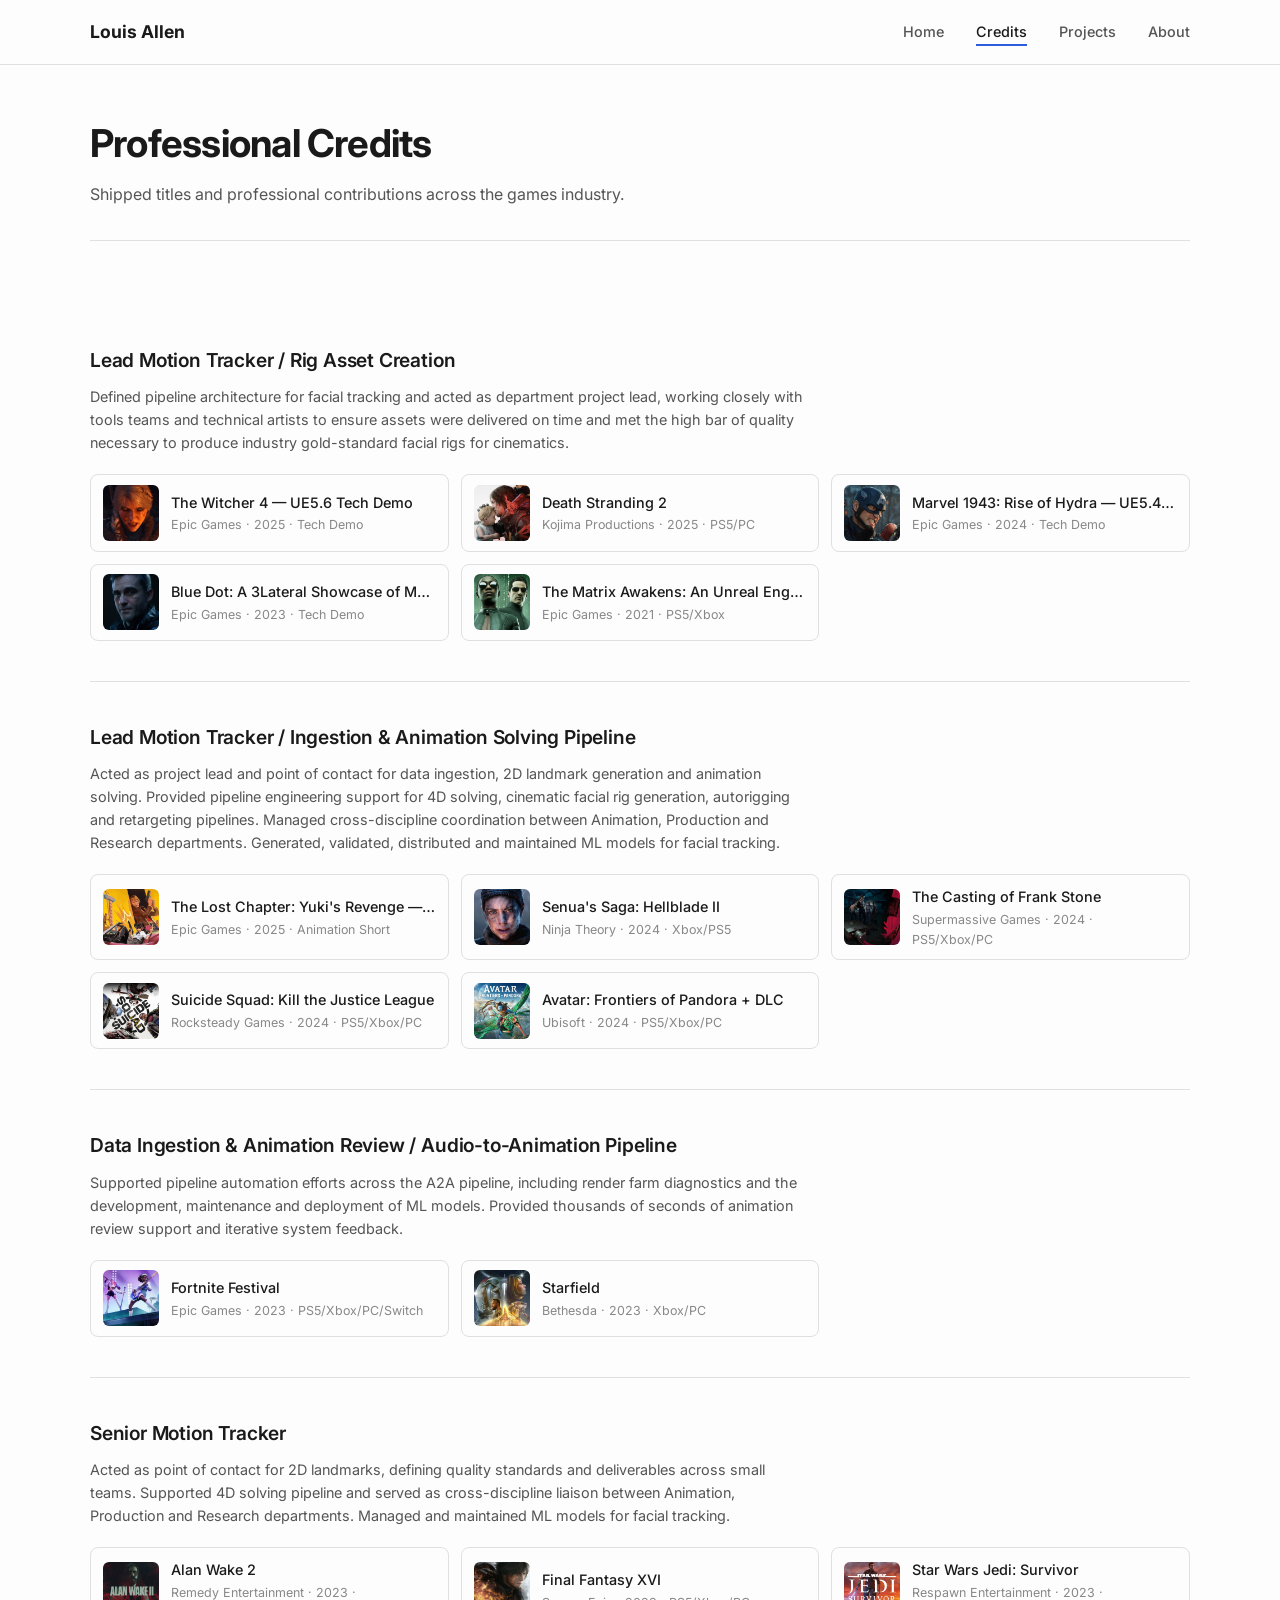
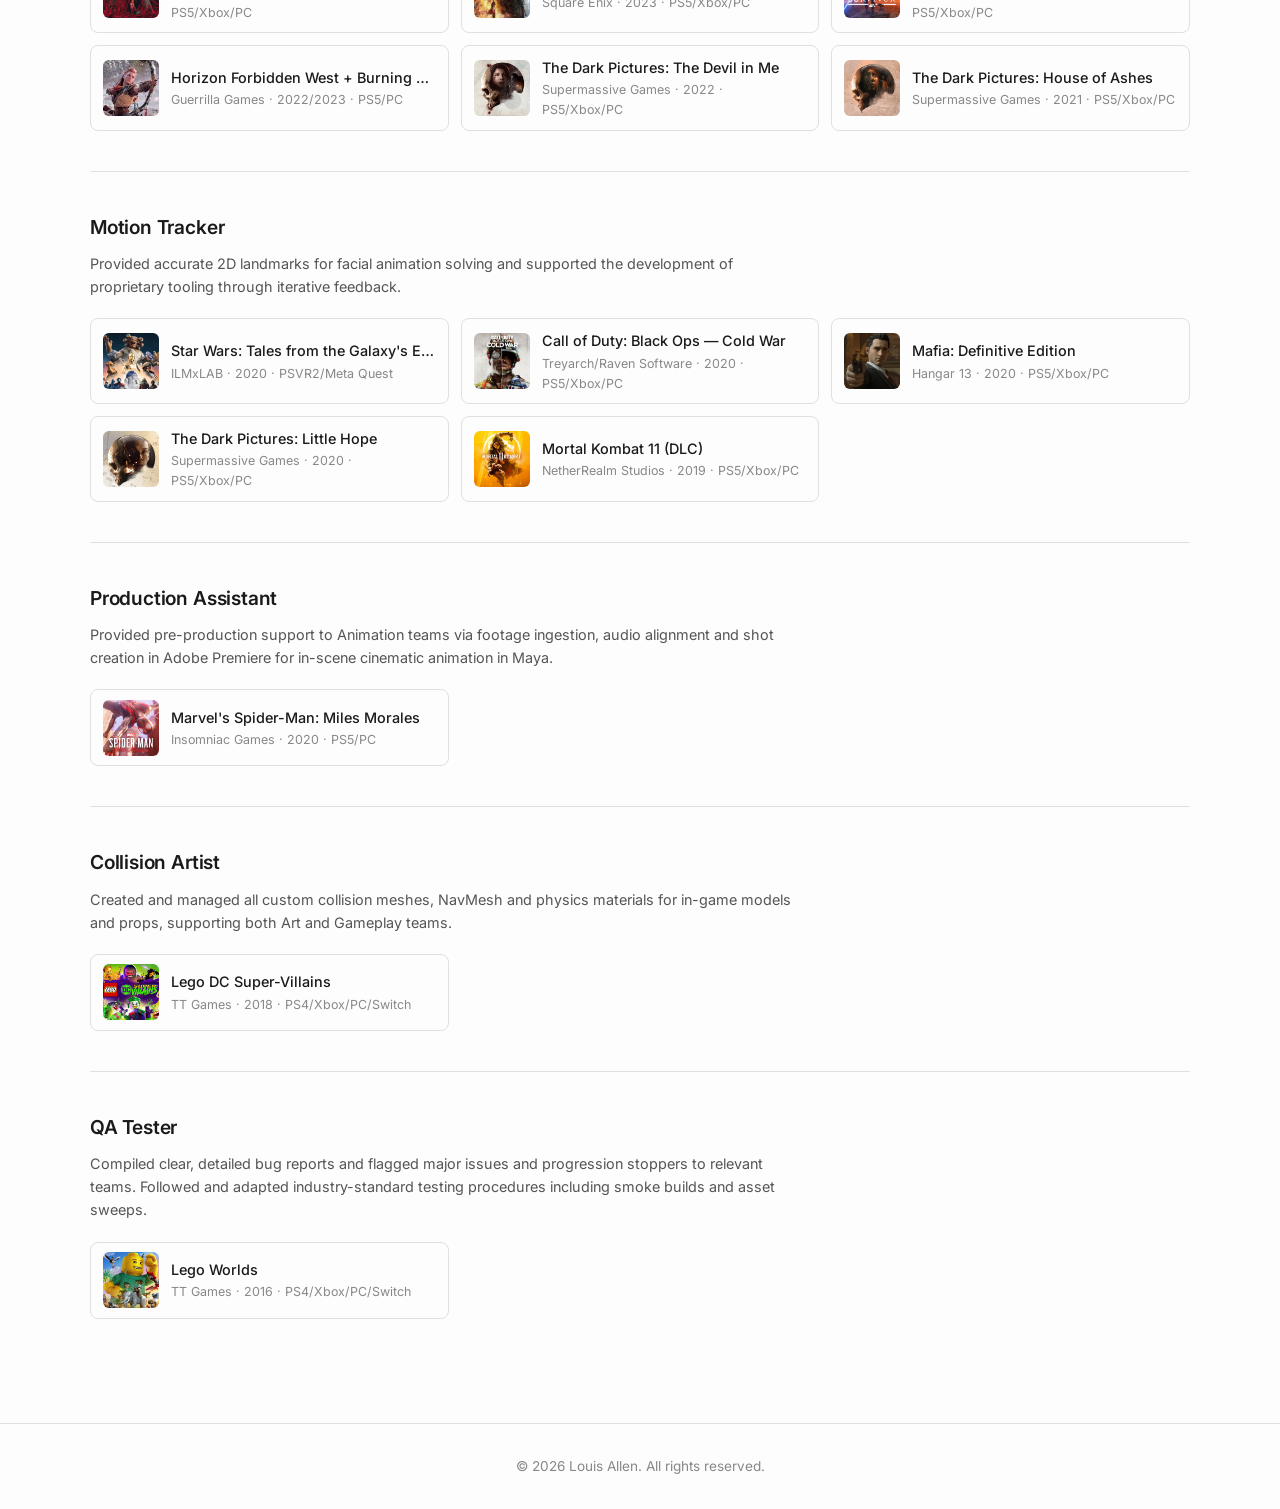
<file: credits.html>
<!DOCTYPE html>
<html lang="en">
<head>
  <meta charset="UTF-8">
  <meta name="viewport" content="width=device-width, initial-scale=1.0">
  <title>Credits — Louis Allen</title>
  <meta name="description" content="Professional credits and shipped titles from Louis Allen's career in game development and software engineering.">
  <link rel="preconnect" href="https://fonts.googleapis.com">
  <link rel="preconnect" href="https://fonts.gstatic.com" crossorigin>
  <link href="https://fonts.googleapis.com/css2?family=Inter:wght@400;500;600;700&display=swap" rel="stylesheet">
  <link rel="stylesheet" href="css/style.css">
</head>
<body>

  <!-- ===== HEADER ===== -->
  <header>
    <nav class="container">
      <a href="index.html" class="nav-logo">Louis Allen</a>
      <ul class="nav-links">
        <li><a href="index.html">Home</a></li>
        <li><a href="credits.html" class="active">Credits</a></li>
        <li><a href="projects.html">Projects</a></li>
        <li><a href="index.html#about">About</a></li>
      </ul>
      <button class="nav-toggle" aria-label="Toggle menu">
        <span></span><span></span><span></span>
      </button>
    </nav>
  </header>

  <main>
    <div class="page-header container">
      <h1>Professional Credits</h1>
      <p>Shipped titles and professional contributions across the games industry.</p>
    </div>

    <section class="container">

      <!-- ===== LEAD MOTION TRACKER / RIG ASSET CREATION ===== -->
      <div class="credits-group">
        <h2 class="credits-group-title">Lead Motion Tracker / Rig Asset Creation</h2>
        <p class="credits-group-desc">Defined pipeline architecture for facial tracking and acted as department project lead, working closely with tools teams and technical artists to ensure assets were delivered on time and met the high bar of quality necessary to produce industry gold-standard facial rigs for cinematics.</p>
        <ul class="credits-compact">
          <li>
            <div class="credit-thumb-sm"><img src="images/thumbnails/witcher-0.jpeg" alt="The Witcher 4"></div>
            <div class="credit-text">
              <span class="credit-title">The Witcher 4 &mdash; UE5.6 Tech Demo</span>
              <span class="credit-meta">Epic Games &middot; 2025 &middot; Tech Demo</span>
            </div>
          </li>
          <li>
            <div class="credit-thumb-sm"><img src="images/thumbnails/ds2-0.jpeg" alt="Death Stranding 2"></div>
            <div class="credit-text">
              <span class="credit-title">Death Stranding 2</span>
              <span class="credit-meta">Kojima Productions &middot; 2025 &middot; PS5/PC</span>
            </div>
          </li>
          <li>
            <div class="credit-thumb-sm"><img src="images/thumbnails/marvel_1943-0.jpeg" alt="Marvel 1943"></div>
            <div class="credit-text">
              <span class="credit-title">Marvel 1943: Rise of Hydra &mdash; UE5.4 Tech Demo</span>
              <span class="credit-meta">Epic Games &middot; 2024 &middot; Tech Demo</span>
            </div>
          </li>
          <li>
            <div class="credit-thumb-sm"><img src="images/thumbnails/bluedot-0.jpeg" alt="Blue Dot"></div>
            <div class="credit-text">
              <span class="credit-title">Blue Dot: A 3Lateral Showcase of MetaHuman Animator</span>
              <span class="credit-meta">Epic Games &middot; 2023 &middot; Tech Demo</span>
            </div>
          </li>
          <li>
            <div class="credit-thumb-sm"><img src="images/thumbnails/matrix-0.jpeg" alt="The Matrix Awakens"></div>
            <div class="credit-text">
              <span class="credit-title">The Matrix Awakens: An Unreal Engine 5 Experience</span>
              <span class="credit-meta">Epic Games &middot; 2021 &middot; PS5/Xbox</span>
            </div>
          </li>
        </ul>
      </div>

      <!-- ===== LEAD MOTION TRACKER / INGESTION AND ANIMATION SOLVING ===== -->
      <div class="credits-group">
        <h2 class="credits-group-title">Lead Motion Tracker / Ingestion &amp; Animation Solving Pipeline</h2>
        <p class="credits-group-desc">Acted as project lead and point of contact for data ingestion, 2D landmark generation and animation solving. Provided pipeline engineering support for 4D solving, cinematic facial rig generation, autorigging and retargeting pipelines. Managed cross-discipline coordination between Animation, Production and Research departments. Generated, validated, distributed and maintained ML models for facial tracking.</p>
        <ul class="credits-compact">
          <li>
            <div class="credit-thumb-sm"><img src="images/thumbnails/yuki-0.jpeg" alt="Yuki's Revenge"></div>
            <div class="credit-text">
              <span class="credit-title">The Lost Chapter: Yuki's Revenge &mdash; Fortnite x Kill Bill</span>
              <span class="credit-meta">Epic Games &middot; 2025 &middot; Animation Short</span>
            </div>
          </li>
          <li>
            <div class="credit-thumb-sm"><img src="images/thumbnails/senua-0.jpeg" alt="Hellblade II"></div>
            <div class="credit-text">
              <span class="credit-title">Senua's Saga: Hellblade II</span>
              <span class="credit-meta">Ninja Theory &middot; 2024 &middot; Xbox/PS5</span>
            </div>
          </li>
          <li>
            <div class="credit-thumb-sm"><img src="images/thumbnails/frank_stone-0.jpeg" alt="The Casting of Frank Stone"></div>
            <div class="credit-text">
              <span class="credit-title">The Casting of Frank Stone</span>
              <span class="credit-meta">Supermassive Games &middot; 2024 &middot; PS5/Xbox/PC</span>
            </div>
          </li>
          <li>
            <div class="credit-thumb-sm"><img src="images/thumbnails/suicide_squad-0.jpeg" alt="Suicide Squad"></div>
            <div class="credit-text">
              <span class="credit-title">Suicide Squad: Kill the Justice League</span>
              <span class="credit-meta">Rocksteady Games &middot; 2024 &middot; PS5/Xbox/PC</span>
            </div>
          </li>
          <li>
            <div class="credit-thumb-sm"><img src="images/thumbnails/avatar-0.jpeg" alt="Avatar: Frontiers of Pandora"></div>
            <div class="credit-text">
              <span class="credit-title">Avatar: Frontiers of Pandora + DLC</span>
              <span class="credit-meta">Ubisoft &middot; 2024 &middot; PS5/Xbox/PC</span>
            </div>
          </li>
        </ul>
      </div>

      <!-- ===== DATA INGESTION / A2A PIPELINE ===== -->
      <div class="credits-group">
        <h2 class="credits-group-title">Data Ingestion &amp; Animation Review / Audio-to-Animation Pipeline</h2>
        <p class="credits-group-desc">Supported pipeline automation efforts across the A2A pipeline, including render farm diagnostics and the development, maintenance and deployment of ML models. Provided thousands of seconds of animation review support and iterative system feedback.</p>
        <ul class="credits-compact">
          <li>
            <div class="credit-thumb-sm"><img src="images/thumbnails/fortnite_festival-0.jpeg" alt="Fortnite Festival"></div>
            <div class="credit-text">
              <span class="credit-title">Fortnite Festival</span>
              <span class="credit-meta">Epic Games &middot; 2023 &middot; PS5/Xbox/PC/Switch</span>
            </div>
          </li>
          <li>
            <div class="credit-thumb-sm"><img src="images/thumbnails/starfield-0.jpeg" alt="Starfield"></div>
            <div class="credit-text">
              <span class="credit-title">Starfield</span>
              <span class="credit-meta">Bethesda &middot; 2023 &middot; Xbox/PC</span>
            </div>
          </li>
        </ul>
      </div>

      <!-- ===== SENIOR MOTION TRACKER ===== -->
      <div class="credits-group">
        <h2 class="credits-group-title">Senior Motion Tracker</h2>
        <p class="credits-group-desc">Acted as point of contact for 2D landmarks, defining quality standards and deliverables across small teams. Supported 4D solving pipeline and served as cross-discipline liaison between Animation, Production and Research departments. Managed and maintained ML models for facial tracking.</p>
        <ul class="credits-compact">
          <li>
            <div class="credit-thumb-sm"><img src="images/thumbnails/alanwake-0.jpeg" alt="Alan Wake 2"></div>
            <div class="credit-text">
              <span class="credit-title">Alan Wake 2</span>
              <span class="credit-meta">Remedy Entertainment &middot; 2023 &middot; PS5/Xbox/PC</span>
            </div>
          </li>
          <li>
            <div class="credit-thumb-sm"><img src="images/thumbnails/ff16-0.jpeg" alt="Final Fantasy XVI"></div>
            <div class="credit-text">
              <span class="credit-title">Final Fantasy XVI</span>
              <span class="credit-meta">Square Enix &middot; 2023 &middot; PS5/Xbox/PC</span>
            </div>
          </li>
          <li>
            <div class="credit-thumb-sm"><img src="images/thumbnails/jedi-0.jpeg" alt="Star Wars Jedi: Survivor"></div>
            <div class="credit-text">
              <span class="credit-title">Star Wars Jedi: Survivor</span>
              <span class="credit-meta">Respawn Entertainment &middot; 2023 &middot; PS5/Xbox/PC</span>
            </div>
          </li>
          <li>
            <div class="credit-thumb-sm"><img src="images/thumbnails/horizon-0.jpeg" alt="Horizon Forbidden West"></div>
            <div class="credit-text">
              <span class="credit-title">Horizon Forbidden West + Burning Shores DLC</span>
              <span class="credit-meta">Guerrilla Games &middot; 2022/2023 &middot; PS5/PC</span>
            </div>
          </li>
          <li>
            <div class="credit-thumb-sm"><img src="images/thumbnails/devil_in_me-0.jpeg" alt="The Devil in Me"></div>
            <div class="credit-text">
              <span class="credit-title">The Dark Pictures: The Devil in Me</span>
              <span class="credit-meta">Supermassive Games &middot; 2022 &middot; PS5/Xbox/PC</span>
            </div>
          </li>
          <li>
            <div class="credit-thumb-sm"><img src="images/thumbnails/house_of_ashes-0.jpeg" alt="House of Ashes"></div>
            <div class="credit-text">
              <span class="credit-title">The Dark Pictures: House of Ashes</span>
              <span class="credit-meta">Supermassive Games &middot; 2021 &middot; PS5/Xbox/PC</span>
            </div>
          </li>
        </ul>
      </div>

      <!-- ===== MOTION TRACKER ===== -->
      <div class="credits-group">
        <h2 class="credits-group-title">Motion Tracker</h2>
        <p class="credits-group-desc">Provided accurate 2D landmarks for facial animation solving and supported the development of proprietary tooling through iterative feedback.</p>
        <ul class="credits-compact">
          <li>
            <div class="credit-thumb-sm"><img src="images/thumbnails/tales_from_galaxy-0.jpeg" alt="Star Wars: Tales from the Galaxy's Edge"></div>
            <div class="credit-text">
              <span class="credit-title">Star Wars: Tales from the Galaxy's Edge</span>
              <span class="credit-meta">ILMxLAB &middot; 2020 &middot; PSVR2/Meta Quest</span>
            </div>
          </li>
          <li>
            <div class="credit-thumb-sm"><img src="images/thumbnails/COD_cold_war-0.jpeg" alt="Call of Duty: Black Ops Cold War"></div>
            <div class="credit-text">
              <span class="credit-title">Call of Duty: Black Ops &mdash; Cold War</span>
              <span class="credit-meta">Treyarch/Raven Software &middot; 2020 &middot; PS5/Xbox/PC</span>
            </div>
          </li>
          <li>
            <div class="credit-thumb-sm"><img src="images/thumbnails/mafia-0.jpeg" alt="Mafia: Definitive Edition"></div>
            <div class="credit-text">
              <span class="credit-title">Mafia: Definitive Edition</span>
              <span class="credit-meta">Hangar 13 &middot; 2020 &middot; PS5/Xbox/PC</span>
            </div>
          </li>
          <li>
            <div class="credit-thumb-sm"><img src="images/thumbnails/little_hope-0.jpeg" alt="The Dark Pictures: Little Hope"></div>
            <div class="credit-text">
              <span class="credit-title">The Dark Pictures: Little Hope</span>
              <span class="credit-meta">Supermassive Games &middot; 2020 &middot; PS5/Xbox/PC</span>
            </div>
          </li>
          <li>
            <div class="credit-thumb-sm"><img src="images/thumbnails/mk11-0.jpeg" alt="Mortal Kombat 11"></div>
            <div class="credit-text">
              <span class="credit-title">Mortal Kombat 11 (DLC)</span>
              <span class="credit-meta">NetherRealm Studios &middot; 2019 &middot; PS5/Xbox/PC</span>
            </div>
          </li>
        </ul>
      </div>

      <!-- ===== PRODUCTION ASSISTANT ===== -->
      <div class="credits-group">
        <h2 class="credits-group-title">Production Assistant</h2>
        <p class="credits-group-desc">Provided pre-production support to Animation teams via footage ingestion, audio alignment and shot creation in Adobe Premiere for in-scene cinematic animation in Maya.</p>
        <ul class="credits-compact">
          <li>
            <div class="credit-thumb-sm"><img src="images/thumbnails/miles morales-thumbnail.jpg" alt="Spider-Man: Miles Morales"></div>
            <div class="credit-text">
              <span class="credit-title">Marvel's Spider-Man: Miles Morales</span>
              <span class="credit-meta">Insomniac Games &middot; 2020 &middot; PS5/PC</span>
            </div>
          </li>
        </ul>
      </div>

      <!-- ===== COLLISION ARTIST ===== -->
      <div class="credits-group">
        <h2 class="credits-group-title">Collision Artist</h2>
        <p class="credits-group-desc">Created and managed all custom collision meshes, NavMesh and physics materials for in-game models and props, supporting both Art and Gameplay teams.</p>
        <ul class="credits-compact">
          <li>
            <div class="credit-thumb-sm"><img src="images/thumbnails/lego_dc-0.jpeg" alt="Lego DC Super-Villains"></div>
            <div class="credit-text">
              <span class="credit-title">Lego DC Super-Villains</span>
              <span class="credit-meta">TT Games &middot; 2018 &middot; PS4/Xbox/PC/Switch</span>
            </div>
          </li>
        </ul>
      </div>

      <!-- ===== QA TESTER ===== -->
      <div class="credits-group">
        <h2 class="credits-group-title">QA Tester</h2>
        <p class="credits-group-desc">Compiled clear, detailed bug reports and flagged major issues and progression stoppers to relevant teams. Followed and adapted industry-standard testing procedures including smoke builds and asset sweeps.</p>
        <ul class="credits-compact">
          <li>
            <div class="credit-thumb-sm"><img src="images/thumbnails/lego_worlds-0.jpeg" alt="Lego Worlds"></div>
            <div class="credit-text">
              <span class="credit-title">Lego Worlds</span>
              <span class="credit-meta">TT Games &middot; 2016 &middot; PS4/Xbox/PC/Switch</span>
            </div>
          </li>
        </ul>
      </div>

    </section>
  </main>

  <footer>
    <div class="container">
      <p>&copy; 2026 Louis Allen. All rights reserved.</p>
    </div>
  </footer>

  <script src="js/main.js"></script>
</body>
</html>
</file>
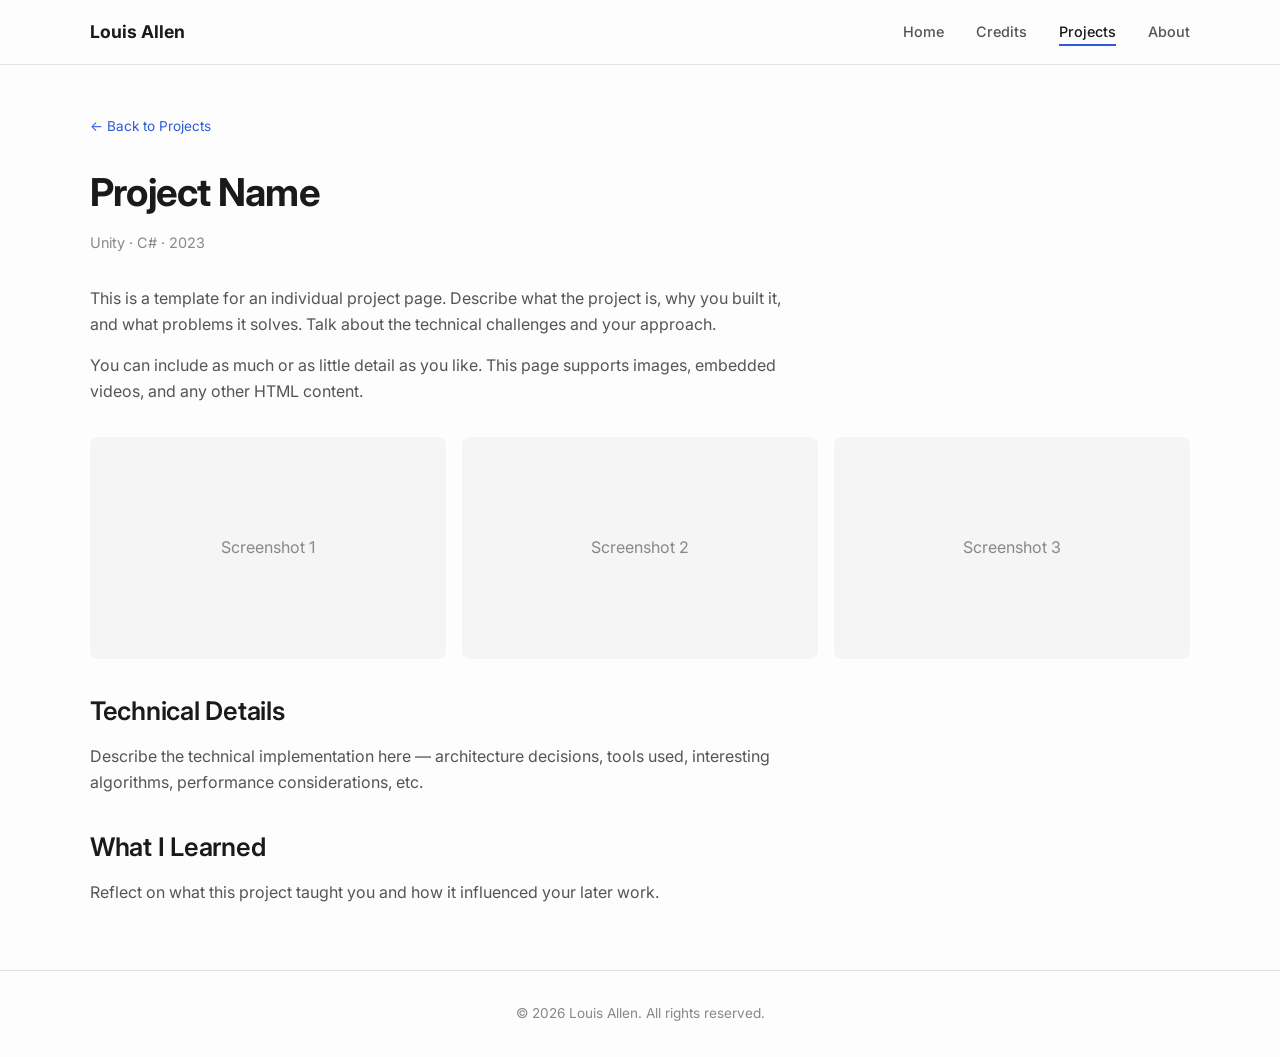
<file: project-detail.html>
<!DOCTYPE html>
<html lang="en">
<head>
  <meta charset="UTF-8">
  <meta name="viewport" content="width=device-width, initial-scale=1.0">
  <title>Project Name — Louis Allen</title>
  <link rel="preconnect" href="https://fonts.googleapis.com">
  <link rel="preconnect" href="https://fonts.gstatic.com" crossorigin>
  <link href="https://fonts.googleapis.com/css2?family=Inter:wght@400;500;600;700&display=swap" rel="stylesheet">
  <link rel="stylesheet" href="css/style.css">
</head>
<body>

  <header>
    <nav class="container">
      <a href="index.html" class="nav-logo">Louis Allen</a>
      <ul class="nav-links">
        <li><a href="index.html">Home</a></li>
        <li><a href="credits.html">Credits</a></li>
        <li><a href="projects.html" class="active">Projects</a></li>
        <li><a href="index.html#about">About</a></li>
      </ul>
      <button class="nav-toggle" aria-label="Toggle menu">
        <span></span><span></span><span></span>
      </button>
    </nav>
  </header>

  <main>
    <section class="project-detail container">
      <a href="projects.html" style="font-size:0.85rem; margin-bottom:1.5rem; display:inline-block;">&larr; Back to Projects</a>
      <h1>Project Name</h1>
      <div class="project-meta">
        <span>Unity &middot; C# &middot; 2023</span>
      </div>

      <div class="content">
        <p>This is a template for an individual project page. Describe what the project is, why you built it, and what problems it solves. Talk about the technical challenges and your approach.</p>

        <p>You can include as much or as little detail as you like. This page supports images, embedded videos, and any other HTML content.</p>

        <!-- Embed a video if relevant -->
        <!--
        <div class="video-wrapper" style="margin: 2rem 0;">
          <iframe src="https://www.youtube.com/embed/YOUR_VIDEO_ID" title="Project Demo" allowfullscreen></iframe>
        </div>
        -->
      </div>

      <!-- Project image gallery -->
      <div class="project-gallery">
        <div style="aspect-ratio:16/10; background:var(--bg-alt); border-radius:var(--radius); display:flex; align-items:center; justify-content:center; color:var(--text-light);">Screenshot 1</div>
        <div style="aspect-ratio:16/10; background:var(--bg-alt); border-radius:var(--radius); display:flex; align-items:center; justify-content:center; color:var(--text-light);">Screenshot 2</div>
        <div style="aspect-ratio:16/10; background:var(--bg-alt); border-radius:var(--radius); display:flex; align-items:center; justify-content:center; color:var(--text-light);">Screenshot 3</div>
      </div>

      <div class="content">
        <h2 style="margin: 2rem 0 0.75rem;">Technical Details</h2>
        <p>Describe the technical implementation here — architecture decisions, tools used, interesting algorithms, performance considerations, etc.</p>

        <h2 style="margin: 2rem 0 0.75rem;">What I Learned</h2>
        <p>Reflect on what this project taught you and how it influenced your later work.</p>
      </div>
    </section>
  </main>

  <footer>
    <div class="container">
      <p>&copy; 2026 Louis Allen. All rights reserved.</p>
    </div>
  </footer>

  <script src="js/main.js"></script>
</body>
</html>
</file>
<file: css/style.css>
/* ===== RESET & BASE ===== */
*, *::before, *::after {
  margin: 0;
  padding: 0;
  box-sizing: border-box;
}

:root {
  --text-primary: #1a1a1a;
  --text-secondary: #555;
  --text-light: #888;
  --bg: #fdfdfd;
  --bg-alt: #f5f5f5;
  --border: #e0e0e0;
  --accent: #2a5cdb;
  --accent-hover: #1e45a8;
  --radius: 8px;
  --max-width: 1100px;
  --transition: 0.25s ease;
}

html { scroll-behavior: smooth; }

body {
  font-family: 'Inter', -apple-system, BlinkMacSystemFont, 'Segoe UI', Roboto, sans-serif;
  color: var(--text-primary);
  background: var(--bg);
  line-height: 1.6;
  -webkit-font-smoothing: antialiased;
}

a {
  color: var(--accent);
  text-decoration: none;
  transition: color var(--transition);
}
a:hover { color: var(--accent-hover); }

img { display: block; max-width: 100%; }

/* ===== TYPOGRAPHY ===== */
h1 { font-size: 2.4rem; font-weight: 700; letter-spacing: -0.02em; }
h2 { font-size: 1.6rem; font-weight: 600; letter-spacing: -0.01em; }
h3 { font-size: 1.15rem; font-weight: 600; }

/* ===== LAYOUT ===== */
.container {
  width: 90%;
  max-width: var(--max-width);
  margin: 0 auto;
}

section {
  padding: 4rem 0;
}

section + section {
  border-top: 1px solid var(--border);
}

/* ===== HEADER / NAV ===== */
header {
  position: sticky;
  top: 0;
  background: rgba(253, 253, 253, 0.92);
  backdrop-filter: blur(12px);
  -webkit-backdrop-filter: blur(12px);
  border-bottom: 1px solid var(--border);
  z-index: 100;
}

nav {
  display: flex;
  align-items: center;
  justify-content: space-between;
  height: 64px;
}

.nav-logo {
  font-size: 1.1rem;
  font-weight: 700;
  color: var(--text-primary);
}
.nav-logo:hover { color: var(--accent); }

.nav-links {
  display: flex;
  gap: 2rem;
  list-style: none;
}

.nav-links a {
  color: var(--text-secondary);
  font-size: 0.9rem;
  font-weight: 500;
  padding: 0.25rem 0;
  position: relative;
}

.nav-links a::after {
  content: '';
  position: absolute;
  bottom: -2px;
  left: 0;
  width: 0;
  height: 2px;
  background: var(--accent);
  transition: width var(--transition);
}

.nav-links a:hover { color: var(--text-primary); }
.nav-links a:hover::after,
.nav-links a.active::after { width: 100%; }
.nav-links a.active { color: var(--text-primary); }

/* Mobile nav toggle */
.nav-toggle {
  display: none;
  background: none;
  border: none;
  cursor: pointer;
  padding: 0.5rem;
}

.nav-toggle span {
  display: block;
  width: 22px;
  height: 2px;
  background: var(--text-primary);
  margin: 5px 0;
  transition: var(--transition);
}

/* ===== HERO ===== */
.hero {
  padding: 5rem 0 3rem;
  text-align: center;
}

.hero h1 {
  margin-bottom: 0.75rem;
}

.hero p {
  color: var(--text-secondary);
  font-size: 1.1rem;
  max-width: 600px;
  margin: 0 auto 2rem;
}

/* ===== IMAGE CAROUSEL ===== */
.carousel-section {
  padding: 2rem 0 4rem;
}

.carousel {
  position: relative;
  overflow: hidden;
  border-radius: var(--radius);
  background: var(--bg-alt);
  aspect-ratio: 16 / 9;
  max-height: 500px;
}

.carousel-track {
  display: flex;
  transition: transform 0.5s ease;
  height: 100%;
}

.carousel-slide {
  min-width: 100%;
  height: 100%;
  display: flex;
  align-items: center;
  justify-content: center;
  overflow: hidden;
}

.carousel-slide img {
  width: 100%;
  height: 100%;
  object-fit: cover;
}

/* Placeholder slides (remove when real images added) */
.carousel-slide.placeholder {
  background: linear-gradient(135deg, var(--bg-alt) 0%, #e8e8e8 100%);
  flex-direction: column;
  gap: 0.75rem;
  color: var(--text-light);
  font-size: 0.95rem;
}

.carousel-slide.placeholder .icon {
  font-size: 2.5rem;
  opacity: 0.4;
}

.carousel-btn {
  position: absolute;
  top: 50%;
  transform: translateY(-50%);
  background: rgba(255,255,255,0.85);
  border: 1px solid var(--border);
  border-radius: 50%;
  width: 42px;
  height: 42px;
  display: flex;
  align-items: center;
  justify-content: center;
  cursor: pointer;
  font-size: 1.1rem;
  color: var(--text-primary);
  transition: background var(--transition), box-shadow var(--transition);
  z-index: 2;
}

.carousel-btn:hover {
  background: #fff;
  box-shadow: 0 2px 8px rgba(0,0,0,0.1);
}

.carousel-btn.prev { left: 12px; }
.carousel-btn.next { right: 12px; }

.carousel-dots {
  display: flex;
  justify-content: center;
  gap: 8px;
  margin-top: 1rem;
}

.carousel-dots button {
  width: 8px;
  height: 8px;
  border-radius: 50%;
  border: none;
  background: var(--border);
  cursor: pointer;
  transition: background var(--transition), transform var(--transition);
}

.carousel-dots button.active {
  background: var(--accent);
  transform: scale(1.25);
}

/* ===== VIDEO SECTION ===== */
.video-section {
  text-align: center;
}

.video-section h2 {
  margin-bottom: 1.5rem;
}

.video-wrapper {
  position: relative;
  padding-bottom: 56.25%; /* 16:9 */
  border-radius: var(--radius);
  overflow: hidden;
  background: var(--bg-alt);
}

.video-wrapper iframe {
  position: absolute;
  top: 0;
  left: 0;
  width: 100%;
  height: 100%;
  border: none;
}

.video-placeholder {
  position: absolute;
  top: 0; left: 0; right: 0; bottom: 0;
  display: flex;
  flex-direction: column;
  align-items: center;
  justify-content: center;
  gap: 0.75rem;
  color: var(--text-light);
}

.video-placeholder .play-icon {
  width: 64px;
  height: 64px;
  border-radius: 50%;
  background: var(--border);
  display: flex;
  align-items: center;
  justify-content: center;
  font-size: 1.5rem;
}

/* ===== CREDITS PAGE ===== */
.page-header {
  padding: 3rem 0 2rem;
  border-bottom: 1px solid var(--border);
}

.page-header p {
  color: var(--text-secondary);
  margin-top: 0.5rem;
  max-width: 600px;
}

/* Grouped credits layout */
.credits-group {
  padding: 2.5rem 0;
  border-bottom: 1px solid var(--border);
}

.credits-group:last-child {
  border-bottom: none;
}

.credits-group-title {
  font-size: 1.2rem;
  font-weight: 600;
  margin-bottom: 0.6rem;
  color: var(--text-primary);
}

.credits-group-desc {
  color: var(--text-secondary);
  font-size: 0.9rem;
  max-width: 720px;
  line-height: 1.6;
  margin-bottom: 1.25rem;
}

.credits-compact {
  list-style: none;
  display: grid;
  grid-template-columns: repeat(auto-fill, minmax(280px, 1fr));
  gap: 0.75rem;
}

.credits-compact li {
  display: flex;
  align-items: center;
  gap: 0.75rem;
  padding: 0.6rem 0.75rem;
  border-radius: var(--radius);
  border: 1px solid var(--border);
  transition: background var(--transition), box-shadow var(--transition);
}

.credits-compact li:hover {
  background: var(--bg-alt);
  box-shadow: 0 2px 8px rgba(0,0,0,0.04);
}

.credit-thumb-sm {
  width: 56px;
  min-width: 56px;
  height: 56px;
  border-radius: 6px;
  overflow: hidden;
  background: var(--bg-alt);
  display: flex;
  align-items: center;
  justify-content: center;
}

.credit-thumb-sm img {
  width: 100%;
  height: 100%;
  object-fit: cover;
}

.credit-thumb-sm.placeholder {
  color: var(--text-light);
  font-size: 0.7rem;
  text-align: center;
  line-height: 1.2;
  padding: 0.25rem;
}

.credit-text {
  display: flex;
  flex-direction: column;
  gap: 0.1rem;
  min-width: 0;
}

.credit-title {
  font-weight: 500;
  font-size: 0.9rem;
  color: var(--text-primary);
  white-space: nowrap;
  overflow: hidden;
  text-overflow: ellipsis;
}

.credit-meta {
  font-size: 0.78rem;
  color: var(--text-light);
}

@media (max-width: 768px) {
  .credits-compact {
    grid-template-columns: 1fr;
  }
}

/* Legacy single-item layout (kept for reference) */
.credits-list { list-style: none; }

.credit-item {
  display: flex;
  gap: 2rem;
  padding: 2rem 0;
  border-bottom: 1px solid var(--border);
  align-items: flex-start;
}

.credit-thumb {
  width: 140px;
  min-width: 140px;
  aspect-ratio: 16/9;
  border-radius: var(--radius);
  overflow: hidden;
  background: var(--bg-alt);
}

.credit-thumb img {
  width: 100%;
  height: 100%;
  object-fit: cover;
}

.credit-thumb.placeholder {
  display: flex;
  align-items: center;
  justify-content: center;
  color: var(--text-light);
  font-size: 1.5rem;
}

.credit-info h3 { margin-bottom: 0.25rem; }

.credit-info .role {
  color: var(--accent);
  font-size: 0.9rem;
  font-weight: 500;
  margin-bottom: 0.25rem;
}

.credit-info .studio,
.credit-info .year {
  color: var(--text-light);
  font-size: 0.85rem;
}

.credit-info .description {
  color: var(--text-secondary);
  font-size: 0.9rem;
  margin-top: 0.5rem;
  max-width: 500px;
}

/* ===== PROJECTS PAGE ===== */
.projects-grid {
  display: grid;
  grid-template-columns: repeat(auto-fill, minmax(320px, 1fr));
  gap: 2rem;
  padding: 2rem 0;
}

.project-card {
  border: 1px solid var(--border);
  border-radius: var(--radius);
  overflow: hidden;
  transition: box-shadow var(--transition), transform var(--transition);
  background: #fff;
}

.project-card:hover {
  box-shadow: 0 4px 20px rgba(0,0,0,0.06);
  transform: translateY(-2px);
}

.project-card-thumb {
  aspect-ratio: 16/10;
  background: var(--bg-alt);
  overflow: hidden;
}

.project-card-thumb img {
  width: 100%;
  height: 100%;
  object-fit: cover;
  transition: transform 0.4s ease;
}

.project-card:hover .project-card-thumb img {
  transform: scale(1.03);
}

.project-card-thumb.placeholder {
  display: flex;
  align-items: center;
  justify-content: center;
  color: var(--text-light);
  font-size: 2rem;
}

.project-card-body {
  padding: 1.25rem;
}

.project-card-body h3 {
  margin-bottom: 0.35rem;
}

.project-card-body p {
  color: var(--text-secondary);
  font-size: 0.9rem;
  margin-bottom: 0.75rem;
}

.tag-list {
  display: flex;
  flex-wrap: wrap;
  gap: 0.4rem;
}

.tag {
  font-size: 0.75rem;
  padding: 0.2rem 0.6rem;
  background: var(--bg-alt);
  border-radius: 20px;
  color: var(--text-secondary);
  font-weight: 500;
}

.project-card-body .link {
  display: inline-block;
  margin-top: 0.75rem;
  font-size: 0.85rem;
  font-weight: 500;
}

/* ===== PROJECT DETAIL PAGE ===== */
.project-detail {
  padding: 3rem 0;
}

.project-detail h1 {
  margin-bottom: 0.5rem;
}

.project-meta {
  color: var(--text-light);
  font-size: 0.9rem;
  margin-bottom: 2rem;
}

.project-detail .content {
  max-width: 720px;
}

.project-detail .content p {
  color: var(--text-secondary);
  margin-bottom: 1rem;
}

.project-detail .content img {
  border-radius: var(--radius);
  margin: 1.5rem 0;
}

.project-gallery {
  display: grid;
  grid-template-columns: repeat(auto-fill, minmax(280px, 1fr));
  gap: 1rem;
  margin: 2rem 0;
}

.project-gallery img {
  border-radius: var(--radius);
  width: 100%;
  aspect-ratio: 16/10;
  object-fit: cover;
}

/* ===== ABOUT / CONTACT ===== */
.about-content {
  display: flex;
  gap: 3rem;
  align-items: flex-start;
}

.about-text {
  flex: 1;
}

.about-text p {
  color: var(--text-secondary);
  margin-bottom: 1rem;
}

.contact-links {
  list-style: none;
  margin-top: 1.5rem;
  display: flex;
  gap: 1rem;
}

.contact-links a {
  display: inline-flex;
  align-items: center;
  gap: 0.4rem;
  padding: 0.5rem 1rem;
  border: 1px solid var(--border);
  border-radius: var(--radius);
  font-size: 0.85rem;
  font-weight: 500;
  color: var(--text-secondary);
  transition: border-color var(--transition), color var(--transition);
}

.contact-links a:hover {
  border-color: var(--accent);
  color: var(--accent);
}

/* ===== FOOTER ===== */
footer {
  border-top: 1px solid var(--border);
  padding: 2rem 0;
  text-align: center;
  color: var(--text-light);
  font-size: 0.85rem;
}

/* ===== RESPONSIVE ===== */
@media (max-width: 768px) {
  h1 { font-size: 1.8rem; }
  h2 { font-size: 1.3rem; }

  .nav-links { display: none; }
  .nav-links.open {
    display: flex;
    flex-direction: column;
    position: absolute;
    top: 64px;
    left: 0;
    right: 0;
    background: var(--bg);
    border-bottom: 1px solid var(--border);
    padding: 1rem 5%;
    gap: 0.75rem;
  }
  .nav-toggle { display: block; }

  .hero { padding: 3rem 0 2rem; }

  .credit-item {
    flex-direction: column;
    gap: 1rem;
  }
  .credit-thumb {
    width: 100%;
    min-width: unset;
  }

  .projects-grid {
    grid-template-columns: 1fr;
  }

  .about-content {
    flex-direction: column;
  }

  .contact-links {
    flex-direction: column;
  }
}
</file>
